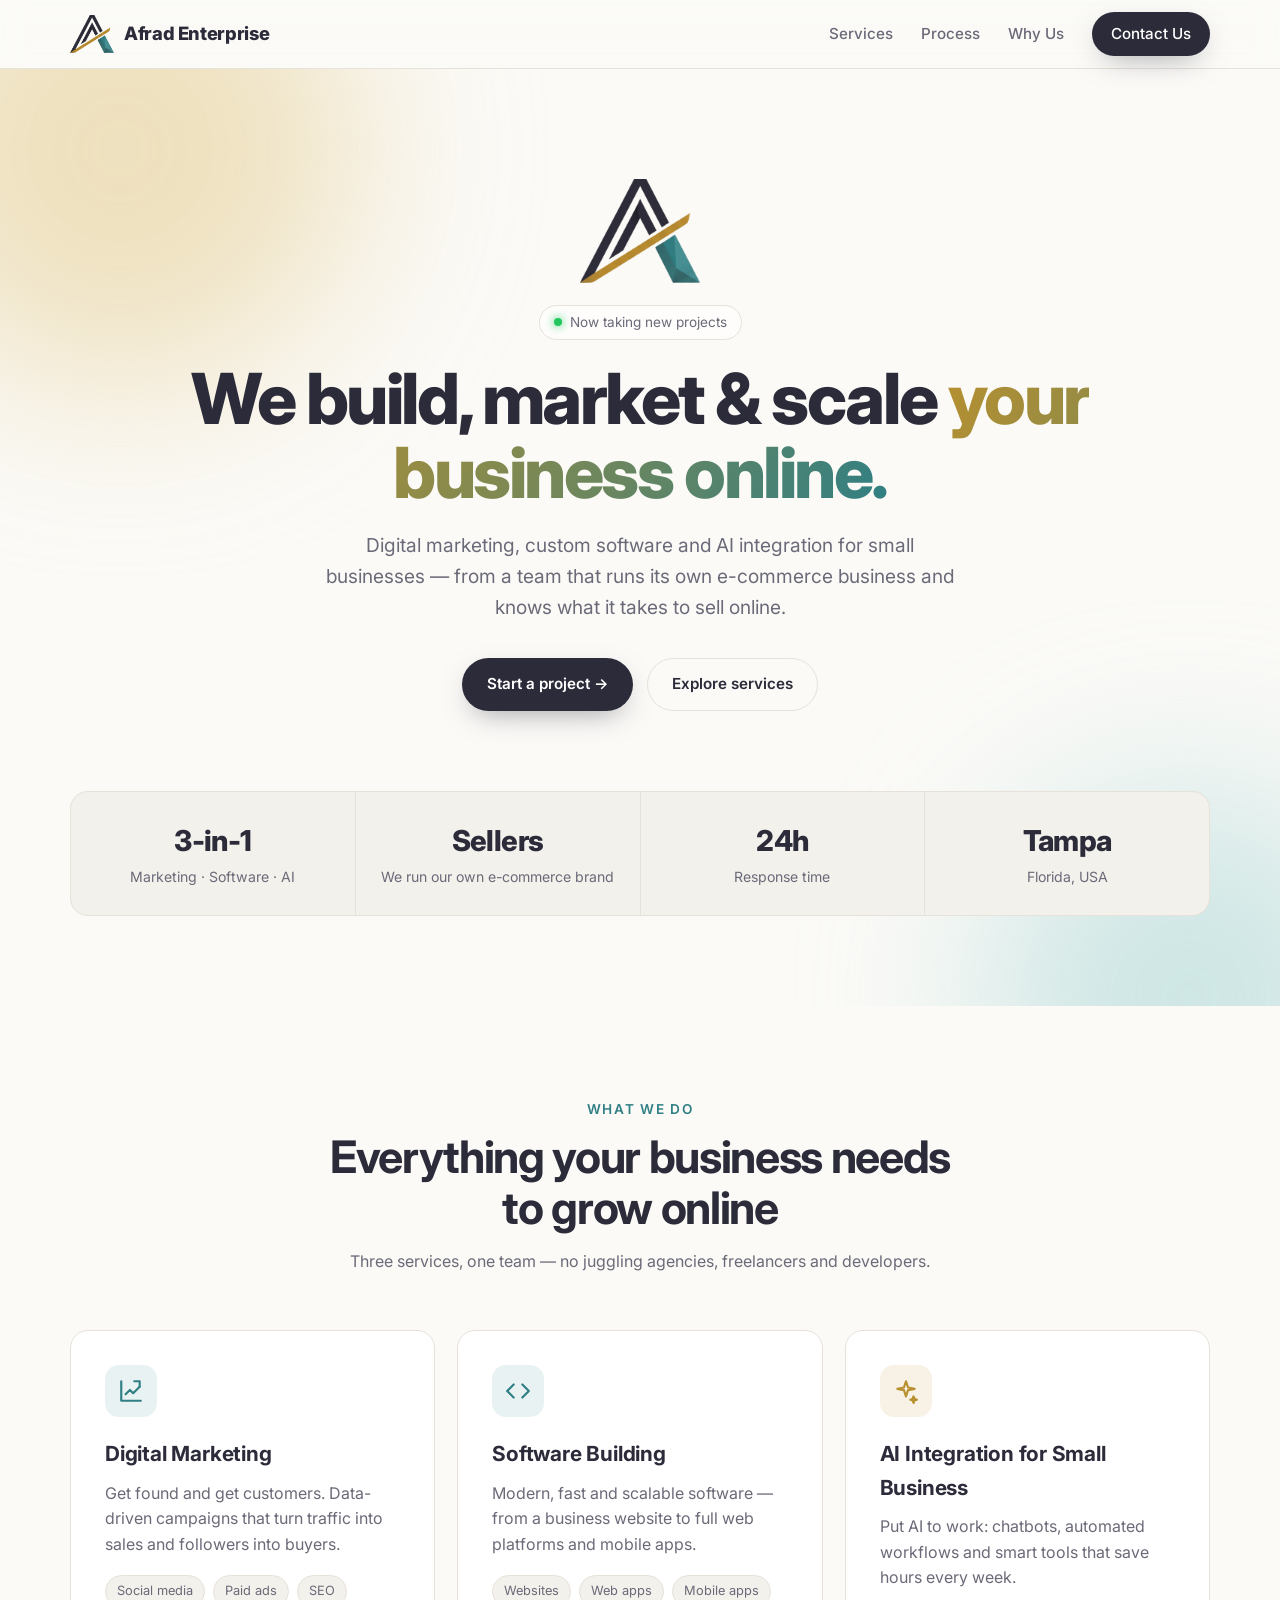
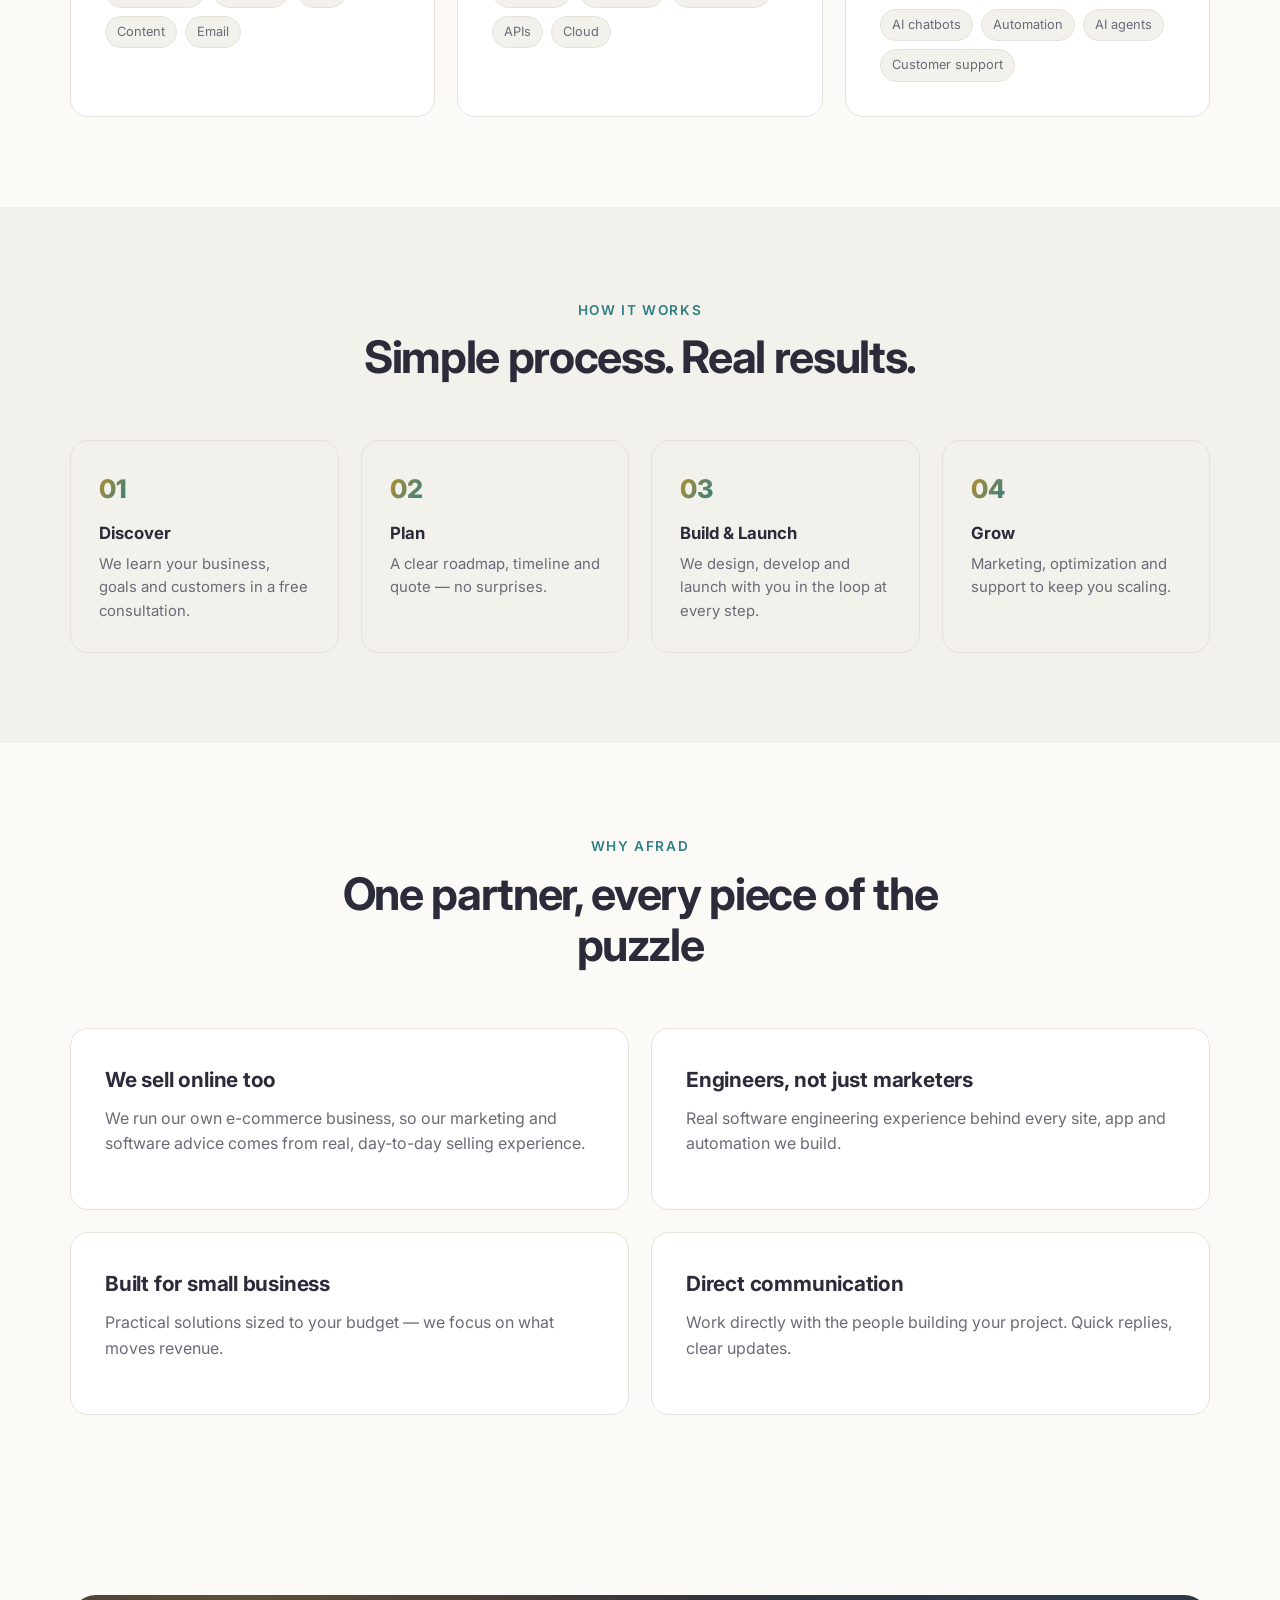
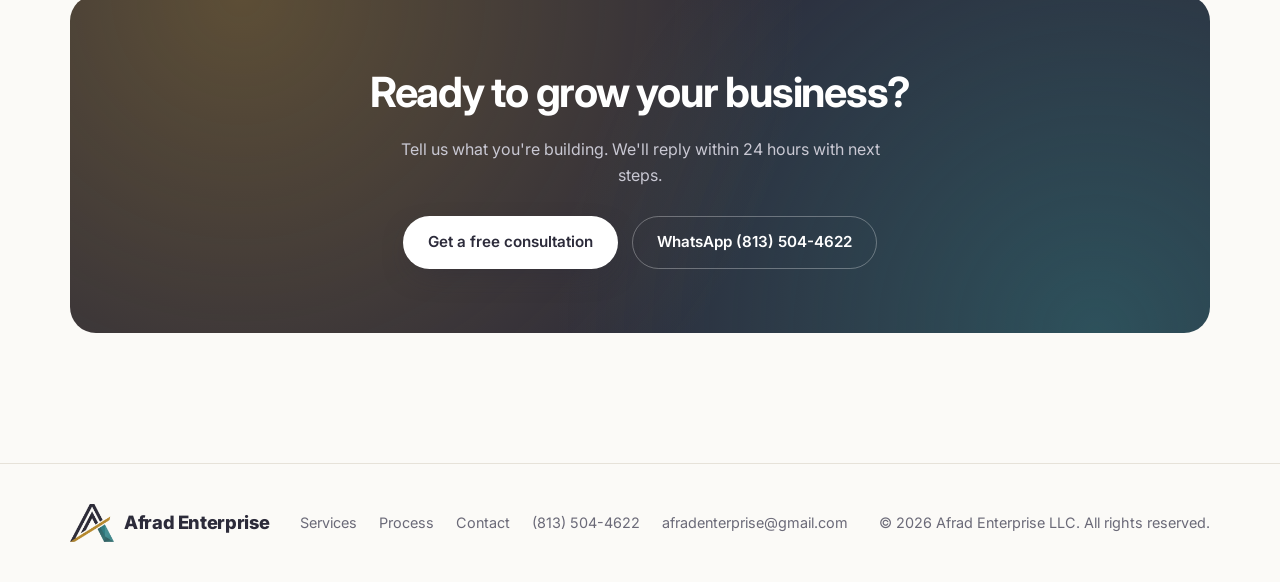
<file: index.html>
<!DOCTYPE html>
<html lang="en">
<head>
  <meta charset="UTF-8" />
  <meta name="viewport" content="width=device-width, initial-scale=1.0" />
  <title>Afrad Enterprise — Digital Marketing, Software & AI</title>
  <meta name="description" content="Afrad Enterprise offers digital marketing, custom software (websites, web & mobile apps) and AI integration for small businesses — built by a team that runs its own e-commerce business." />
  <link rel="icon" type="image/png" href="assets/favicon.png" />
  <link rel="preconnect" href="https://fonts.googleapis.com" />
  <link href="https://fonts.googleapis.com/css2?family=Inter:wght@400;500;600;700;800&display=swap" rel="stylesheet" />
  <link rel="stylesheet" href="styles.css" />
</head>
<body>

  <header class="nav">
    <div class="container nav-inner">
      <a href="index.html" class="logo"><img src="assets/logo-mark.png" alt="" /><span>Afrad Enterprise</span></a>
      <button class="menu-btn" aria-label="Open menu">☰</button>
      <nav class="nav-links">
        <a href="#services">Services</a>
        <a href="#process">Process</a>
        <a href="#why">Why Us</a>
        <a href="contact.html" class="btn btn-primary">Contact Us</a>
      </nav>
    </div>
  </header>

  <main>
    <!-- Hero -->
    <section class="hero">
      <div class="container">
        <img src="assets/logo-mark.png" alt="Afrad Enterprise logo" class="hero-logo reveal" />
        <span class="badge reveal"><span class="dot"></span> Now taking new projects</span>
        <h1 class="reveal">We build, market &amp; scale <span class="grad-text">your business online.</span></h1>
        <p class="reveal">Digital marketing, custom software and AI integration for small businesses — from a team that runs its own e-commerce business and knows what it takes to sell online.</p>
        <div class="hero-cta reveal">
          <a href="contact.html" class="btn btn-primary">Start a project →</a>
          <a href="#services" class="btn btn-ghost">Explore services</a>
        </div>

        <div class="stats reveal">
          <div class="stat"><strong>3-in-1</strong><span>Marketing · Software · AI</span></div>
          <div class="stat"><strong>Sellers</strong><span>We run our own e-commerce brand</span></div>
          <div class="stat"><strong>24h</strong><span>Response time</span></div>
          <div class="stat"><strong>Tampa</strong><span>Florida, USA</span></div>
        </div>
      </div>
    </section>

    <!-- Services -->
    <section id="services">
      <div class="container">
        <div class="section-head reveal">
          <span class="eyebrow">What we do</span>
          <h2>Everything your business needs to grow online</h2>
          <p>Three services, one team — no juggling agencies, freelancers and developers.</p>
        </div>

        <div class="services services-3">
          <article class="card reveal">
            <div class="icon">
              <svg viewBox="0 0 24 24" fill="none" stroke="currentColor" stroke-width="2" stroke-linecap="round" stroke-linejoin="round"><path d="M3 3v18h18"/><path d="m7 15 4-4 3 3 6-6"/><path d="M20 8V3h-5"/></svg>
            </div>
            <h3>Digital Marketing</h3>
            <p>Get found and get customers. Data-driven campaigns that turn traffic into sales and followers into buyers.</p>
            <div class="tags"><span>Social media</span><span>Paid ads</span><span>SEO</span><span>Content</span><span>Email</span></div>
          </article>

          <article class="card reveal">
            <div class="icon">
              <svg viewBox="0 0 24 24" fill="none" stroke="currentColor" stroke-width="2" stroke-linecap="round" stroke-linejoin="round"><polyline points="16 18 22 12 16 6"/><polyline points="8 6 2 12 8 18"/></svg>
            </div>
            <h3>Software Building</h3>
            <p>Modern, fast and scalable software — from a business website to full web platforms and mobile apps.</p>
            <div class="tags"><span>Websites</span><span>Web apps</span><span>Mobile apps</span><span>APIs</span><span>Cloud</span></div>
          </article>

          <article class="card reveal">
            <div class="icon gold">
              <svg viewBox="0 0 24 24" fill="none" stroke="currentColor" stroke-width="2" stroke-linecap="round" stroke-linejoin="round"><path d="M12 3l1.9 5.8L20 10l-6.1 1.2L12 17l-1.9-5.8L4 10l6.1-1.2z"/><path d="M19 17l.8 2.2L22 20l-2.2.8L19 23l-.8-2.2L16 20l2.2-.8z"/></svg>
            </div>
            <h3>AI Integration for Small Business</h3>
            <p>Put AI to work: chatbots, automated workflows and smart tools that save hours every week.</p>
            <div class="tags"><span>AI chatbots</span><span>Automation</span><span>AI agents</span><span>Customer support</span></div>
          </article>
        </div>
      </div>
    </section>

    <!-- Process -->
    <section id="process" style="background: var(--bg-2);">
      <div class="container">
        <div class="section-head reveal">
          <span class="eyebrow">How it works</span>
          <h2>Simple process. Real results.</h2>
        </div>
        <div class="process">
          <div class="step reveal"><h4>Discover</h4><p>We learn your business, goals and customers in a free consultation.</p></div>
          <div class="step reveal"><h4>Plan</h4><p>A clear roadmap, timeline and quote — no surprises.</p></div>
          <div class="step reveal"><h4>Build &amp; Launch</h4><p>We design, develop and launch with you in the loop at every step.</p></div>
          <div class="step reveal"><h4>Grow</h4><p>Marketing, optimization and support to keep you scaling.</p></div>
        </div>
      </div>
    </section>

    <!-- Why -->
    <section id="why">
      <div class="container">
        <div class="section-head reveal">
          <span class="eyebrow">Why Afrad</span>
          <h2>One partner, every piece of the puzzle</h2>
        </div>
        <div class="services">
          <div class="card reveal"><h3>We sell online too</h3><p>We run our own e-commerce business, so our marketing and software advice comes from real, day-to-day selling experience.</p></div>
          <div class="card reveal"><h3>Engineers, not just marketers</h3><p>Real software engineering experience behind every site, app and automation we build.</p></div>
          <div class="card reveal"><h3>Built for small business</h3><p>Practical solutions sized to your budget — we focus on what moves revenue.</p></div>
          <div class="card reveal"><h3>Direct communication</h3><p>Work directly with the people building your project. Quick replies, clear updates.</p></div>
        </div>
      </div>
    </section>

    <!-- CTA -->
    <section>
      <div class="container">
        <div class="cta-band reveal">
          <h2>Ready to grow your business?</h2>
          <p>Tell us what you're building. We'll reply within 24 hours with next steps.</p>
          <div class="hero-cta">
            <a href="contact.html" class="btn btn-primary">Get a free consultation</a>
            <a href="https://wa.me/18135044622" target="_blank" rel="noopener" class="btn btn-ghost">WhatsApp (813) 504-4622</a>
          </div>
        </div>
      </div>
    </section>
  </main>

  <footer>
    <div class="container foot">
      <a href="index.html" class="logo"><img src="assets/logo-mark.png" alt="" /><span>Afrad Enterprise</span></a>
      <div class="foot-links">
        <a href="#services">Services</a>
        <a href="#process">Process</a>
        <a href="contact.html">Contact</a>
        <a href="tel:+18135044622">(813) 504-4622</a>
        <a href="mailto:afradenterprise@gmail.com">afradenterprise@gmail.com</a>
      </div>
      <p>© <span id="year"></span> Afrad Enterprise LLC. All rights reserved.</p>
    </div>
  </footer>

  <script src="script.js"></script>
</body>
</html>
</file>
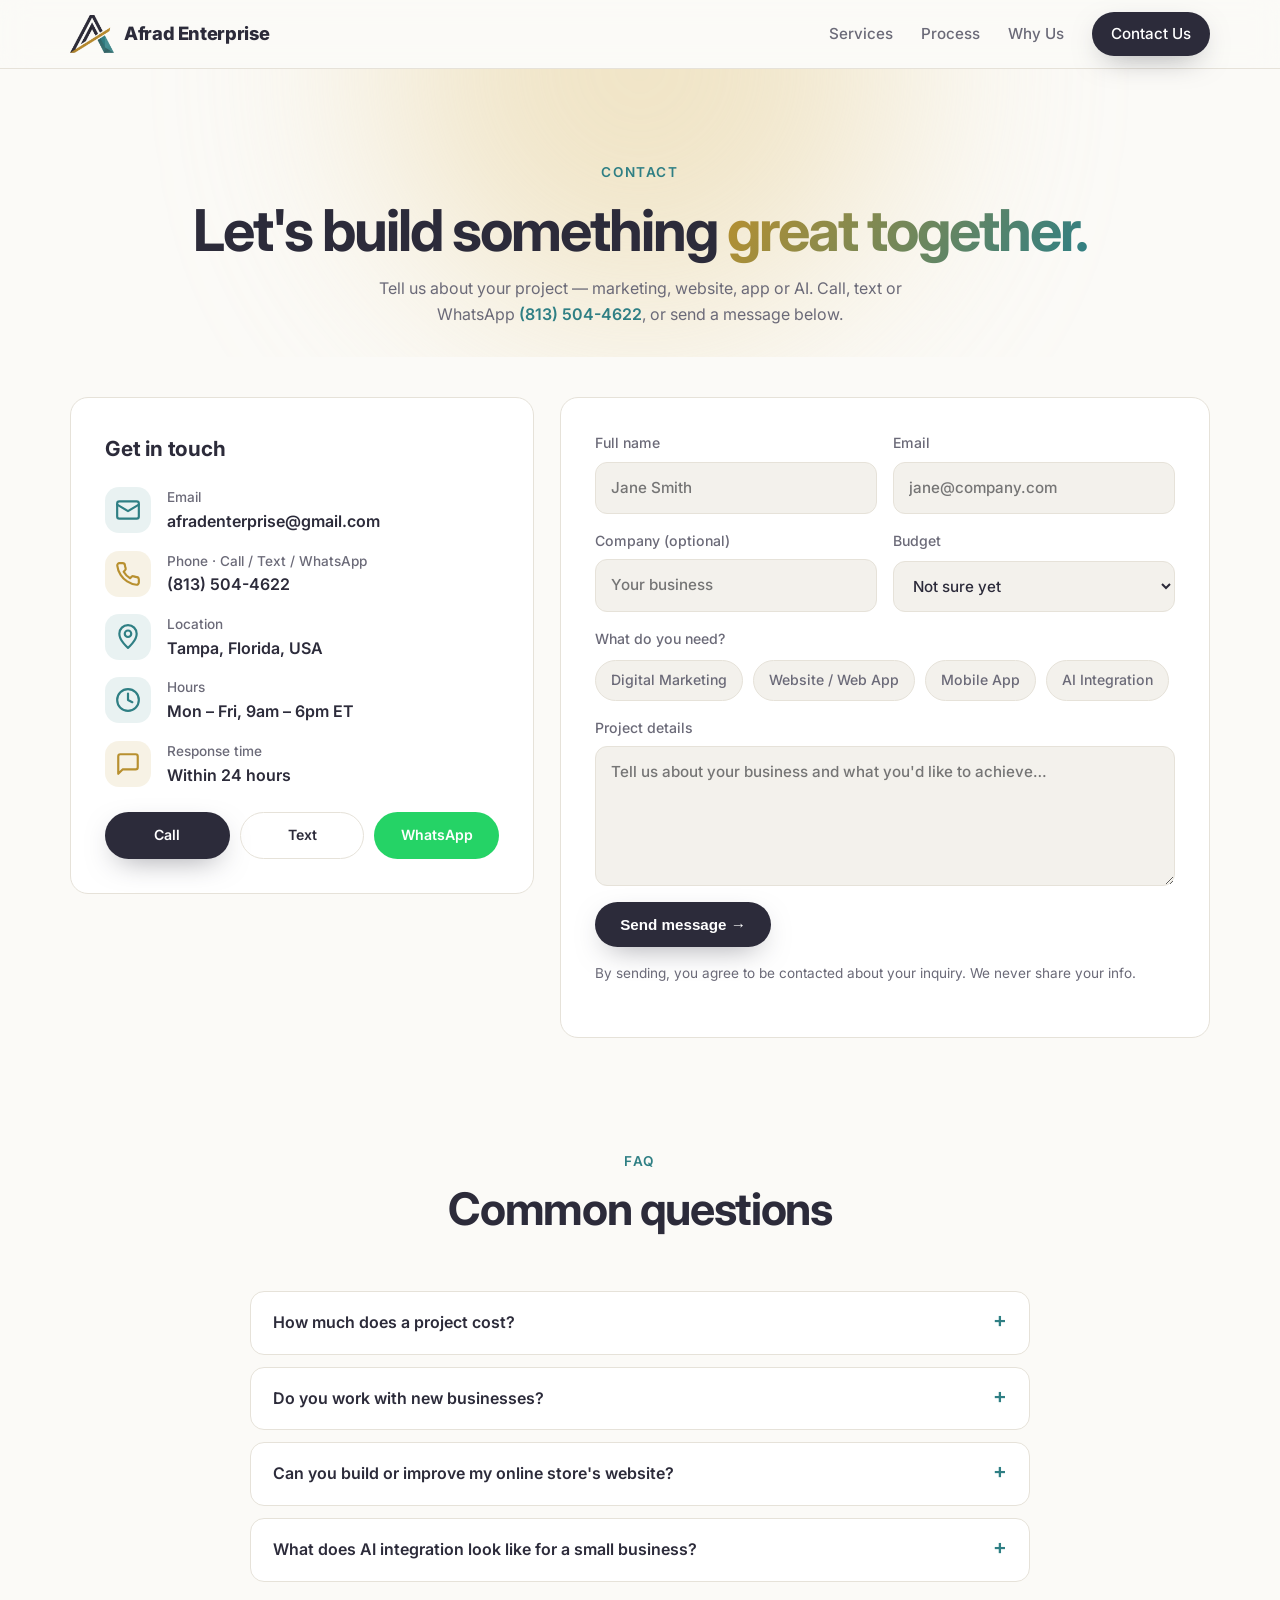
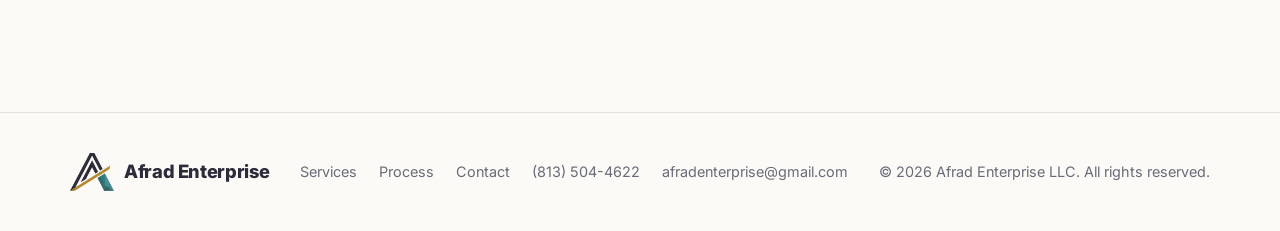
<file: contact.html>
<!DOCTYPE html>
<html lang="en">
<head>
  <meta charset="UTF-8" />
  <meta name="viewport" content="width=device-width, initial-scale=1.0" />
  <title>Contact — Afrad Enterprise</title>
  <meta name="description" content="Contact Afrad Enterprise for digital marketing, software development and AI integration. Call, text or WhatsApp (813) 504-4622." />
  <link rel="icon" type="image/png" href="assets/favicon.png" />
  <link rel="preconnect" href="https://fonts.googleapis.com" />
  <link href="https://fonts.googleapis.com/css2?family=Inter:wght@400;500;600;700;800&display=swap" rel="stylesheet" />
  <link rel="stylesheet" href="styles.css" />
</head>
<body>

  <header class="nav">
    <div class="container nav-inner">
      <a href="index.html" class="logo"><img src="assets/logo-mark.png" alt="" /><span>Afrad Enterprise</span></a>
      <button class="menu-btn" aria-label="Open menu">☰</button>
      <nav class="nav-links">
        <a href="index.html#services">Services</a>
        <a href="index.html#process">Process</a>
        <a href="index.html#why">Why Us</a>
        <a href="contact.html" class="btn btn-primary">Contact Us</a>
      </nav>
    </div>
  </header>

  <main>
    <section class="page-hero">
      <div class="container">
        <span class="eyebrow reveal">Contact</span>
        <h1 class="reveal">Let's build something <span class="grad-text">great together.</span></h1>
        <p class="reveal">Tell us about your project — marketing, website, app or AI. Call, text or WhatsApp <a href="tel:+18135044622" style="color: var(--accent-2); font-weight: 600;">(813) 504-4622</a>, or send a message below.</p>
      </div>
    </section>

    <section style="padding-top: 40px;">
      <div class="container contact-grid">

        <!-- Contact info -->
        <aside class="card reveal">
          <h3 style="margin-bottom: 22px;">Get in touch</h3>
          <div class="info-list">
            <div class="info-item">
              <div class="icon"><svg viewBox="0 0 24 24" fill="none" stroke="currentColor" stroke-width="2" stroke-linecap="round" stroke-linejoin="round"><rect x="2" y="4" width="20" height="16" rx="2"/><path d="m22 7-10 6L2 7"/></svg></div>
              <div><h4>Email</h4><a id="email-link" href="#"></a></div>
            </div>
            <div class="info-item">
              <div class="icon gold"><svg viewBox="0 0 24 24" fill="none" stroke="currentColor" stroke-width="2" stroke-linecap="round" stroke-linejoin="round"><path d="M22 16.9v3a2 2 0 0 1-2.2 2 19.8 19.8 0 0 1-8.6-3.1 19.5 19.5 0 0 1-6-6A19.8 19.8 0 0 1 2.1 4.2 2 2 0 0 1 4.1 2h3a2 2 0 0 1 2 1.7c.1 1 .4 1.9.7 2.8a2 2 0 0 1-.5 2.1L8 9.9a16 16 0 0 0 6 6l1.3-1.3a2 2 0 0 1 2.1-.4c.9.3 1.8.6 2.8.7a2 2 0 0 1 1.7 2z"/></svg></div>
              <div><h4>Phone · Call / Text / WhatsApp</h4><a href="tel:+18135044622">(813) 504-4622</a></div>
            </div>
            <div class="info-item">
              <div class="icon"><svg viewBox="0 0 24 24" fill="none" stroke="currentColor" stroke-width="2" stroke-linecap="round" stroke-linejoin="round"><path d="M12 22s8-6.5 8-13a8 8 0 0 0-16 0c0 6.5 8 13 8 13z"/><circle cx="12" cy="9" r="3"/></svg></div>
              <div><h4>Location</h4><span>Tampa, Florida, USA</span></div>
            </div>
            <div class="info-item">
              <div class="icon"><svg viewBox="0 0 24 24" fill="none" stroke="currentColor" stroke-width="2" stroke-linecap="round" stroke-linejoin="round"><circle cx="12" cy="12" r="10"/><path d="M12 6v6l4 2"/></svg></div>
              <div><h4>Hours</h4><span>Mon – Fri, 9am – 6pm ET</span></div>
            </div>
            <div class="info-item">
              <div class="icon gold"><svg viewBox="0 0 24 24" fill="none" stroke="currentColor" stroke-width="2" stroke-linecap="round" stroke-linejoin="round"><path d="M21 15a2 2 0 0 1-2 2H7l-4 4V5a2 2 0 0 1 2-2h14a2 2 0 0 1 2 2z"/></svg></div>
              <div><h4>Response time</h4><span>Within 24 hours</span></div>
            </div>
          </div>
          <div class="contact-actions">
            <a href="tel:+18135044622" class="btn btn-primary">Call</a>
            <a href="sms:+18135044622" class="btn btn-ghost">Text</a>
            <a href="https://wa.me/18135044622" target="_blank" rel="noopener" class="btn btn-wa">WhatsApp</a>
          </div>
        </aside>

        <!-- Form -->
        <div class="card reveal">
          <form id="contact-form" novalidate>
            <div class="row">
              <label>Full name<input type="text" name="name" required placeholder="Jane Smith" /></label>
              <label>Email<input type="email" name="email" required placeholder="jane@company.com" /></label>
            </div>
            <div class="row">
              <label>Company (optional)<input type="text" name="company" placeholder="Your business" /></label>
              <label>Budget
                <select name="budget">
                  <option>Not sure yet</option>
                  <option>Under $1,000</option>
                  <option>$1,000 – $5,000</option>
                  <option>$5,000 – $15,000</option>
                  <option>$15,000+</option>
                </select>
              </label>
            </div>

            <div>
              <label style="margin-bottom: 10px;">What do you need?</label>
              <div class="chips">
                <input type="checkbox" id="s2" name="service" value="Digital Marketing" /><label for="s2">Digital Marketing</label>
                <input type="checkbox" id="s3" name="service" value="Website / Web App" /><label for="s3">Website / Web App</label>
                <input type="checkbox" id="s4" name="service" value="Mobile App" /><label for="s4">Mobile App</label>
                <input type="checkbox" id="s5" name="service" value="AI Integration" /><label for="s5">AI Integration</label>
              </div>
            </div>

            <label>Project details<textarea name="message" required placeholder="Tell us about your business and what you'd like to achieve…"></textarea></label>

            <button type="submit" class="btn btn-primary" style="justify-self: start;">Send message →</button>
            <input type="text" name="_honey" tabindex="-1" autocomplete="off" aria-hidden="true" style="position:absolute;left:-9999px;" />
            <p class="form-status" id="form-status" role="status"></p>
            <p class="form-note">By sending, you agree to be contacted about your inquiry. We never share your info.</p>
          </form>
        </div>
      </div>
    </section>

    <!-- FAQ -->
    <section style="padding-top: 20px;">
      <div class="container">
        <div class="section-head reveal"><span class="eyebrow">FAQ</span><h2>Common questions</h2></div>
        <div class="faq">
          <details class="reveal"><summary>How much does a project cost?</summary><p>Every project is different. After a free consultation we send a clear, fixed quote — no hidden fees.</p></details>
          <details class="reveal"><summary>Do you work with new businesses?</summary><p>Yes. We help first-time sellers and founders launch, as well as established businesses that want to scale.</p></details>
          <details class="reveal"><summary>Can you build or improve my online store's website?</summary><p>Yes — we build fast, modern websites and web apps, and we run our own e-commerce business, so we know what helps an online store convert.</p></details>
          <details class="reveal"><summary>What does AI integration look like for a small business?</summary><p>Things like a website chatbot that answers customers 24/7, automated order and email workflows, or AI tools that cut manual admin work.</p></details>
        </div>
      </div>
    </section>
  </main>

  <footer>
    <div class="container foot">
      <a href="index.html" class="logo"><img src="assets/logo-mark.png" alt="" /><span>Afrad Enterprise</span></a>
      <div class="foot-links">
        <a href="index.html#services">Services</a>
        <a href="index.html#process">Process</a>
        <a href="contact.html">Contact</a>
        <a href="tel:+18135044622">(813) 504-4622</a>
        <a href="mailto:afradenterprise@gmail.com">afradenterprise@gmail.com</a>
      </div>
      <p>© <span id="year"></span> Afrad Enterprise LLC. All rights reserved.</p>
    </div>
  </footer>

  <script src="script.js"></script>
</body>
</html>
</file>
<file: styles.css>
:root {
  --bg: #fbfaf7;
  --bg-2: #f3f1ec;
  --card: #ffffff;
  --line: #e6e2d9;
  --text: #2c2b3a;
  --muted: #6b6a78;
  --navy: #2c2b3a;
  --accent: #b8902f;
  --accent-2: #2f7f84;
  --grad: linear-gradient(120deg, #b8902f 0%, #2f7f84 100%);
  --radius: 18px;
  --max: 1140px;
}

* { box-sizing: border-box; margin: 0; padding: 0; }
html { scroll-behavior: smooth; }
body {
  font-family: "Inter", system-ui, -apple-system, Segoe UI, Roboto, sans-serif;
  background: var(--bg);
  color: var(--text);
  line-height: 1.6;
  -webkit-font-smoothing: antialiased;
}
a { color: inherit; text-decoration: none; }
img { max-width: 100%; display: block; }
.container { width: min(var(--max), 100% - 32px); margin-inline: auto; }

/* ---------- Nav ---------- */
.nav {
  position: sticky; top: 0; z-index: 50;
  backdrop-filter: blur(14px);
  background: rgba(251, 250, 247, 0.82);
  border-bottom: 1px solid var(--line);
}
.nav-inner { display: flex; align-items: center; justify-content: space-between; height: 68px; }
.logo { display: flex; align-items: center; gap: 10px; font-weight: 800; font-size: 1.15rem; letter-spacing: -0.02em; }
.logo img { height: 38px; width: auto; }
.logo span { color: var(--navy); }
.nav-links { display: flex; gap: 28px; align-items: center; }
.nav-links a { color: var(--muted); font-weight: 500; font-size: 0.95rem; transition: color .2s; }
.nav-links a:hover, .nav-links a.active { color: var(--text); }
.menu-btn { display: none; background: none; border: 0; color: var(--text); font-size: 1.6rem; cursor: pointer; }

/* ---------- Buttons ---------- */
.btn {
  display: inline-flex; align-items: center; gap: 8px;
  padding: 13px 24px; border-radius: 999px; font-weight: 600; font-size: 0.95rem;
  border: 1px solid transparent; cursor: pointer; transition: transform .2s, box-shadow .2s, background .2s;
}
.btn-primary { background: var(--navy); color: #fff; box-shadow: 0 10px 30px -12px rgba(44, 43, 58, .55); }
.btn-primary:hover { transform: translateY(-2px); box-shadow: 0 16px 36px -12px rgba(44, 43, 58, .75); }
.btn-ghost { border-color: var(--line); color: var(--text); background: transparent; }
.btn-ghost:hover { background: var(--bg-2); }
.nav .btn { padding: 9px 18px; }

/* ---------- Hero ---------- */
.hero { position: relative; overflow: hidden; padding: 110px 0 90px; text-align: center; }
.hero::before, .hero::after {
  content: ""; position: absolute; border-radius: 50%; filter: blur(90px); opacity: .7; z-index: -1;
}
.hero::before { width: 480px; height: 480px; background: #e9d6a6; top: -160px; left: -120px; }
.hero::after { width: 420px; height: 420px; background: #a9d6d6; bottom: -200px; right: -120px; opacity: .55; }
.badge {
  display: inline-flex; gap: 8px; align-items: center;
  padding: 6px 14px; border: 1px solid var(--line); border-radius: 999px;
  color: var(--muted); font-size: 0.85rem; background: rgba(255, 255, 255, .7);
}
.badge .dot { width: 8px; height: 8px; border-radius: 50%; background: #22c55e; box-shadow: 0 0 10px #22c55e; }
.hero h1 {
  font-size: clamp(2.4rem, 6vw, 4.4rem); line-height: 1.05; letter-spacing: -0.035em;
  font-weight: 800; margin: 22px auto 20px; max-width: 900px;
}
.grad-text { background: var(--grad); -webkit-background-clip: text; background-clip: text; color: transparent; }
.hero p { color: var(--muted); font-size: clamp(1rem, 2vw, 1.2rem); max-width: 640px; margin: 0 auto 36px; }
.hero-cta { display: flex; gap: 14px; justify-content: center; flex-wrap: wrap; }

.stats {
  display: grid; grid-template-columns: repeat(4, 1fr); gap: 1px;
  margin-top: 80px; border: 1px solid var(--line); border-radius: var(--radius);
  background: var(--line); overflow: hidden;
}
.stat { background: var(--bg-2); padding: 26px 16px; }
.stat strong { display: block; font-size: 1.8rem; font-weight: 800; letter-spacing: -0.02em; }
.stat span { color: var(--muted); font-size: 0.88rem; }

/* ---------- Sections ---------- */
section { padding: 90px 0; }
.section-head { text-align: center; max-width: 640px; margin: 0 auto 56px; }
.eyebrow { color: var(--accent-2); font-weight: 600; font-size: 0.85rem; letter-spacing: .12em; text-transform: uppercase; }
.section-head h2 { font-size: clamp(1.9rem, 4vw, 2.8rem); letter-spacing: -0.03em; line-height: 1.15; margin: 10px 0 14px; }
.section-head p { color: var(--muted); }

/* ---------- Services ---------- */
.services { display: grid; grid-template-columns: repeat(2, 1fr); gap: 22px; }
.card {
  background: var(--card); border: 1px solid var(--line); border-radius: var(--radius);
  padding: 34px; transition: transform .25s, border-color .25s;
  position: relative; overflow: hidden;
}
.card:hover { transform: translateY(-4px); border-color: rgba(184, 144, 47, .6); box-shadow: 0 20px 40px -24px rgba(44,43,58,.35); }
.icon {
  width: 52px; height: 52px; border-radius: 14px; display: grid; place-items: center;
  background: rgba(47, 127, 132, .1); color: var(--accent-2); margin-bottom: 20px;
}
.icon svg { width: 26px; height: 26px; }
.card h3 { font-size: 1.3rem; margin-bottom: 10px; letter-spacing: -0.01em; }
.card p { color: var(--muted); margin-bottom: 18px; }
.tags { display: flex; flex-wrap: wrap; gap: 8px; }
.tags span {
  font-size: 0.8rem; padding: 5px 11px; border-radius: 999px;
  background: var(--bg-2); border: 1px solid var(--line); color: var(--muted);
}

/* ---------- Process ---------- */
.process { display: grid; grid-template-columns: repeat(4, 1fr); gap: 22px; counter-reset: step; }
.step { padding: 28px; border-radius: var(--radius); border: 1px solid var(--line); background: var(--bg-2); }
.step::before {
  counter-increment: step; content: "0" counter(step);
  font-weight: 800; font-size: 1.6rem; background: var(--grad);
  -webkit-background-clip: text; background-clip: text; color: transparent;
}
.step h4 { margin: 10px 0 6px; font-size: 1.05rem; }
.step p { color: var(--muted); font-size: 0.93rem; }

/* ---------- CTA band ---------- */
.cta-band {
  border-radius: 26px; padding: 64px 32px; text-align: center;
  background: radial-gradient(circle at 15% 0%, rgba(184, 144, 47, .35), transparent 55%),
              radial-gradient(circle at 90% 100%, rgba(47, 127, 132, .45), transparent 50%), var(--navy);
  color: #fff;
}
.cta-band h2 { font-size: clamp(1.8rem, 4vw, 2.6rem); letter-spacing: -0.03em; margin-bottom: 12px; }
.cta-band p { color: #c9c8d3; margin: 0 auto 28px; max-width: 520px; }

/* ---------- Contact page ---------- */
.page-hero { padding: 90px 0 30px; text-align: center; position: relative; overflow: hidden; }
.page-hero::before {
  content: ""; position: absolute; width: 520px; height: 520px; border-radius: 50%;
  background: #e9d6a6; filter: blur(110px); opacity: .6; top: -260px; left: 50%; transform: translateX(-50%); z-index: -1;
}
.page-hero h1 { font-size: clamp(2.2rem, 5vw, 3.6rem); letter-spacing: -0.035em; line-height: 1.1; margin: 14px 0; }
.page-hero p { color: var(--muted); max-width: 560px; margin: 0 auto; }

.contact-grid { display: grid; grid-template-columns: 1fr 1.4fr; gap: 26px; align-items: start; }
.info-list { display: grid; gap: 16px; }
.info-item { display: flex; gap: 16px; align-items: flex-start; }
.info-item .icon { margin: 0; flex-shrink: 0; width: 46px; height: 46px; }
.info-item h4 { font-size: 0.85rem; color: var(--muted); font-weight: 500; }
.info-item a, .info-item div > span { font-weight: 600; word-break: break-word; }
.info-item a:hover { color: var(--accent-2); }

form { display: grid; gap: 16px; }
.row { display: grid; grid-template-columns: 1fr 1fr; gap: 16px; }
label { display: grid; gap: 7px; font-size: 0.88rem; color: var(--muted); font-weight: 500; }
input, select, textarea {
  width: 100%; padding: 13px 15px; border-radius: 12px;
  background: var(--bg-2); border: 1px solid var(--line); color: var(--text);
  font: inherit; font-size: 0.95rem; transition: border-color .2s, box-shadow .2s;
}
textarea { min-height: 140px; resize: vertical; }
input:focus, select:focus, textarea:focus { outline: none; border-color: var(--accent); box-shadow: 0 0 0 4px rgba(184, 144, 47, .18); }
.chips { display: flex; flex-wrap: wrap; gap: 10px; }
.chips input { display: none; }
.chips label {
  display: inline-block; cursor: pointer; padding: 8px 15px; border-radius: 999px;
  border: 1px solid var(--line); background: var(--bg-2); color: var(--muted); font-size: 0.88rem; transition: all .2s;
}
.chips input:checked + label { background: rgba(184, 144, 47, .14); border-color: var(--accent); color: var(--text); }
.form-note { font-size: 0.85rem; color: var(--muted); }
.form-status { font-size: 0.92rem; color: var(--accent-2); font-weight: 600; display: none; }

/* ---------- FAQ ---------- */
.faq { max-width: 780px; margin: 0 auto; display: grid; gap: 12px; }
details { background: var(--card); border: 1px solid var(--line); border-radius: 14px; padding: 18px 22px; }
summary { cursor: pointer; font-weight: 600; list-style: none; display: flex; justify-content: space-between; }
summary::after { content: "+"; color: var(--accent-2); font-size: 1.3rem; line-height: 1; }
details[open] summary::after { content: "–"; }
details p { color: var(--muted); margin-top: 10px; }

/* ---------- Footer ---------- */
footer { border-top: 1px solid var(--line); padding: 40px 0; margin-top: 40px; }
.foot { display: flex; justify-content: space-between; align-items: center; gap: 20px; flex-wrap: wrap; }
.foot p { color: var(--muted); font-size: 0.9rem; }
.foot-links { display: flex; gap: 22px; }
.foot-links a { color: var(--muted); font-size: 0.9rem; }
.foot-links a:hover { color: var(--text); }

/* ---------- Reveal animation ---------- */
.reveal { opacity: 0; transform: translateY(24px); transition: opacity .7s ease, transform .7s ease; }
.reveal.in { opacity: 1; transform: none; }
@media (prefers-reduced-motion: reduce) { .reveal { opacity: 1; transform: none; transition: none; } html { scroll-behavior: auto; } }

/* ---------- Responsive ---------- */
@media (max-width: 960px) {
  .process { grid-template-columns: repeat(2, 1fr); }
  .contact-grid { grid-template-columns: 1fr; }
}
@media (max-width: 720px) {
  .nav-links {
    position: absolute; top: 68px; left: 0; right: 0; flex-direction: column; gap: 0;
    background: var(--bg); border-bottom: 1px solid var(--line); display: none; padding: 8px 0 16px;
  }
  .nav-links.open { display: flex; }
  .nav-links a { padding: 12px 0; }
  .menu-btn { display: block; }
  .services, .process, .row { grid-template-columns: 1fr; }
  .stats { grid-template-columns: repeat(2, 1fr); }
  .hero { padding: 80px 0 70px; }
  section { padding: 70px 0; }
  .card { padding: 26px; }
}

.cta-band .btn-primary { background: #fff; color: var(--navy); }
.cta-band .btn-ghost { color: #fff; border-color: rgba(255,255,255,.3); }
.cta-band .btn-ghost:hover { background: rgba(255,255,255,.08); }
.hero-logo { width: 120px; margin: 0 auto 22px; }
.stat strong { color: var(--navy); }
.card .icon.gold { background: rgba(184, 144, 47, .12); color: var(--accent); }
.nav-links a.btn-primary { color: #fff; }
.services-3 { grid-template-columns: repeat(3, 1fr); }
@media (max-width: 960px) { .services-3 { grid-template-columns: 1fr; } }
.contact-actions { display: grid; grid-template-columns: repeat(3, 1fr); gap: 10px; margin-top: 24px; }
.contact-actions .btn { justify-content: center; padding: 11px 10px; font-size: 0.88rem; }
.btn-wa { background: #25d366; color: #fff; }
.btn-wa:hover { transform: translateY(-2px); }
.foot-links { flex-wrap: wrap; row-gap: 8px; }
.foot-links a, a[href^="tel:"] { white-space: nowrap; }
</file>
